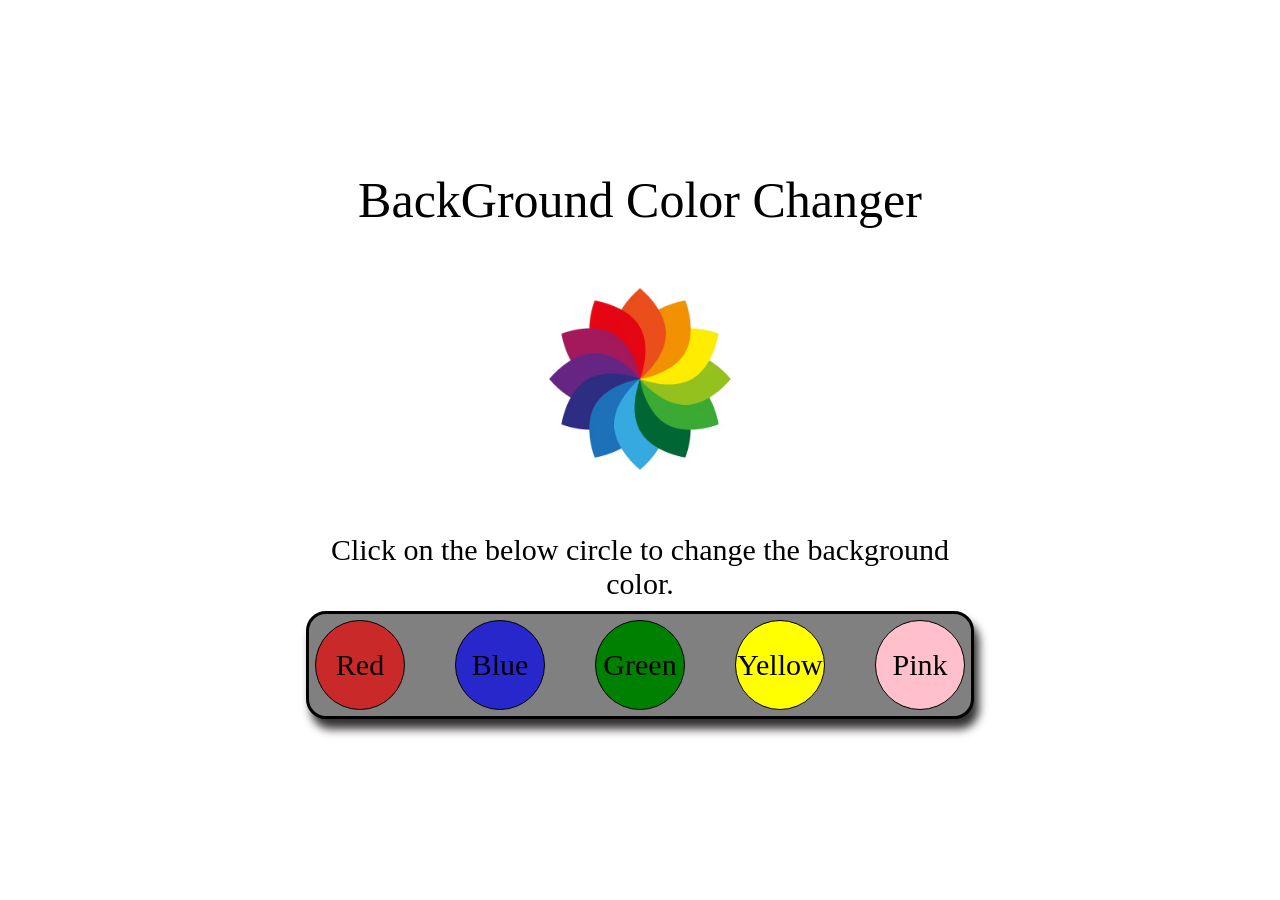
<file: BG-Color Changer/index.html>
<!DOCTYPE html>
<html lang="en">
<head>
    <meta charset="UTF-8">
    <meta name="viewport" content="width=device-width, initial-scale=1.0">
    <title>BG-Color Changer</title>
    <link rel="stylesheet" href="bg-style.css">
</head>
<body>
    <section class="hero">
        <h1>BackGround Color Changer</h1>
        <img src="color-icon.avif" width="300px" alt="color-icon">
        <p>Click on the below circle to change the background color.</p>

        <div class="container">
            <div class="box" id="red">Red</div>
            <div class="box" id="blue">Blue</div>
            <div class="box" id="green">Green</div>
            <div class="box" id="yellow">Yellow</div>
            <div class="box" id="pink">Pink</div>
        </div>
    </section>
    <script src="index.js"></script>
</body>
</html>
</file>
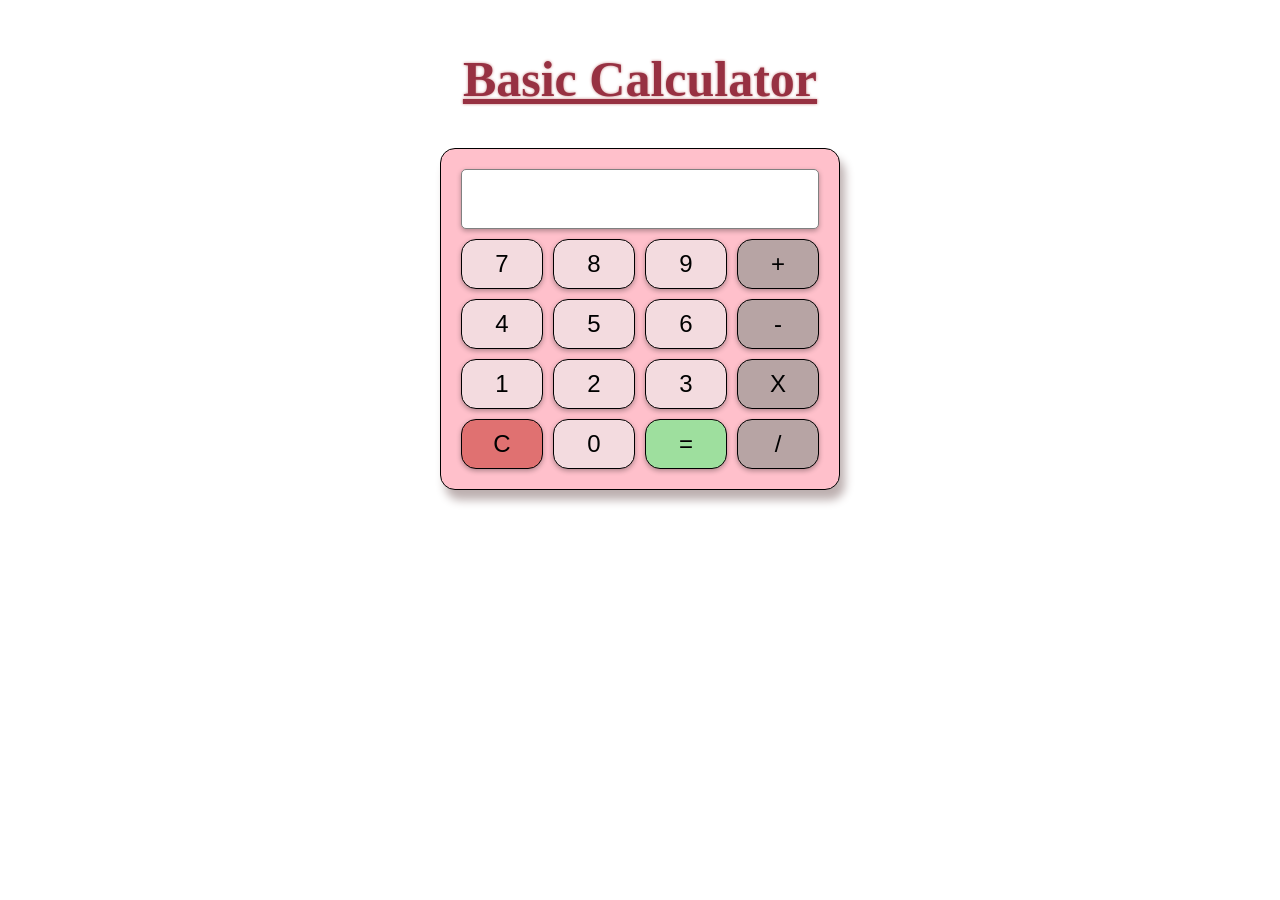
<file: Calculator/index.html>
<!DOCTYPE html>
<html lang="en">
<head>
    <meta charset="UTF-8">
    <meta name="viewport" content="width=device-width, initial-scale=1.0">
    <title>Calculator</title>
    <link rel="stylesheet" href="style.css">
</head>
<body>
    <h1>Basic Calculator</h1>
    <div class="calculator">
        <input type="text" id="result" readonly>
        <div class="buttons">
            <button class="num">7</button>
            <button class="num">8</button>
            <button class="num">9</button>
            <button class="operator">+</button>
            <button class="num">4</button>
            <button class="num">5</button>
            <button class="num">6</button>
            <button class="operator">-</button>
            <button class="num">1</button>
            <button class="num">2</button>
            <button class="num">3</button>
            <button class="operator">X</button>
            <button class="clear">C</button>
            <button class="num">0</button>
            <button class="equals">=</button>
            <button class="operator">/</button>
        </div>
    </div>
    <script src="index.js"></script>
</body>
</html>
</file>
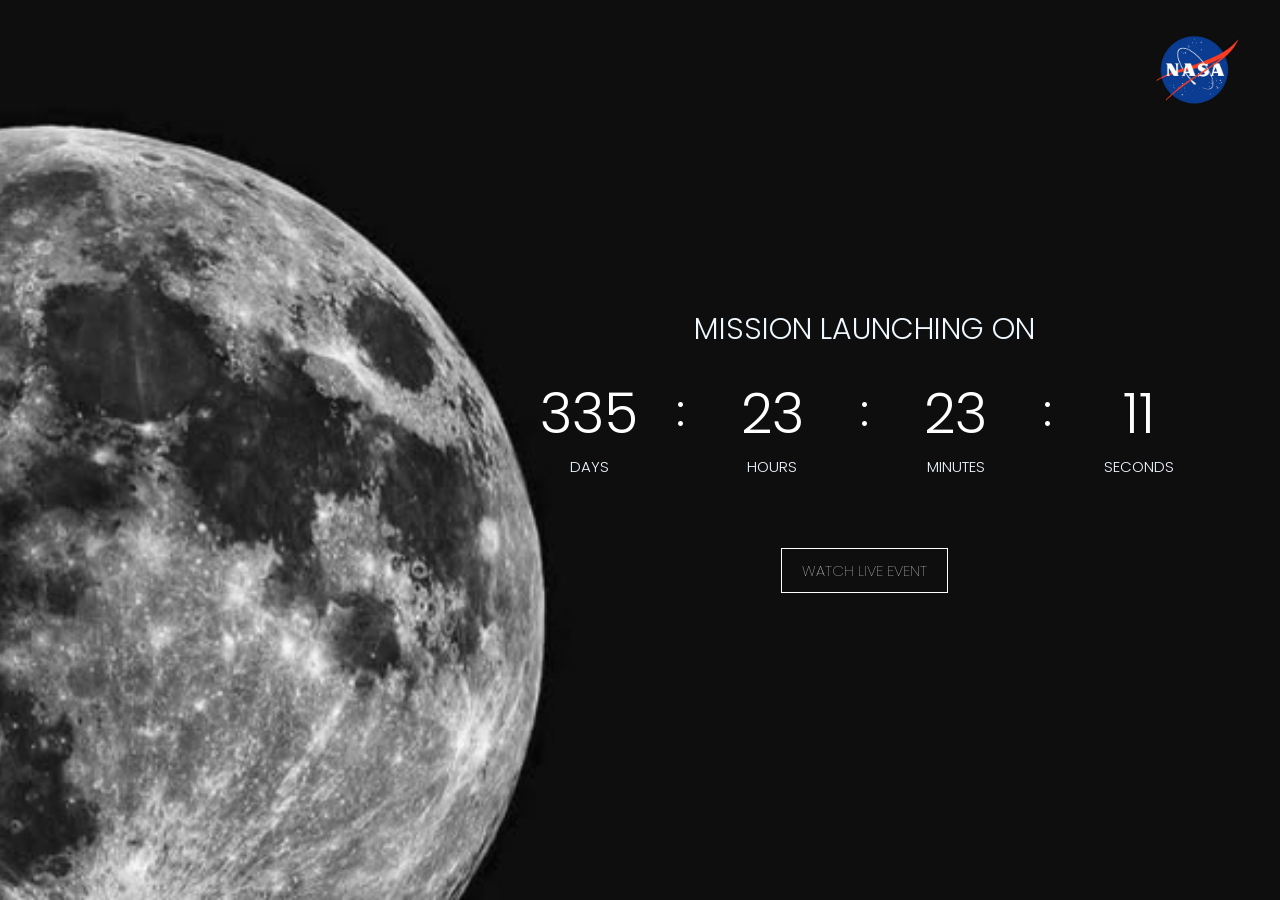
<file: CountDown Timer/index.html>
<!DOCTYPE html>
<html lang="en">
<head>
    <meta charset="UTF-8">
    <meta name="viewport" content="width=device-width, initial-scale=1.0">
    <title>CountDown Timer</title>
    <link rel="stylesheet" href="style.css">
</head>
<body>
    
    <div class="main">
        <div class="logo">
            <img src="Nasa_logo.jpg" alt="NASA_logo">
        </div>
        <h1>
            MISSION LAUNCHING ON
        </h1>

        <div class="col">
            <div class="input">
                <input type="text" value="18" readonly>
                <label for="">Days</label>
            </div>
            <span class="colon">:</span>

            <div class="input">
                <input type="text" value="14" readonly>
                <label for="">Hours</label>
            </div>
            <span class="colon">:</span>

            <div class="input">
                <input type="text" value="10" readonly>
                <label for="">Minutes</label>
            </div>
            <span class="colon">:</span>

            <div class="input">
                <input type="text" value="06" readonly>
                <label for="">Seconds</label>
            </div>
            
        </div>

        <button class="btn">Watch Live Event</button>

    </div>
    <script src="index.js"></script>
</body>
</html>
</file>
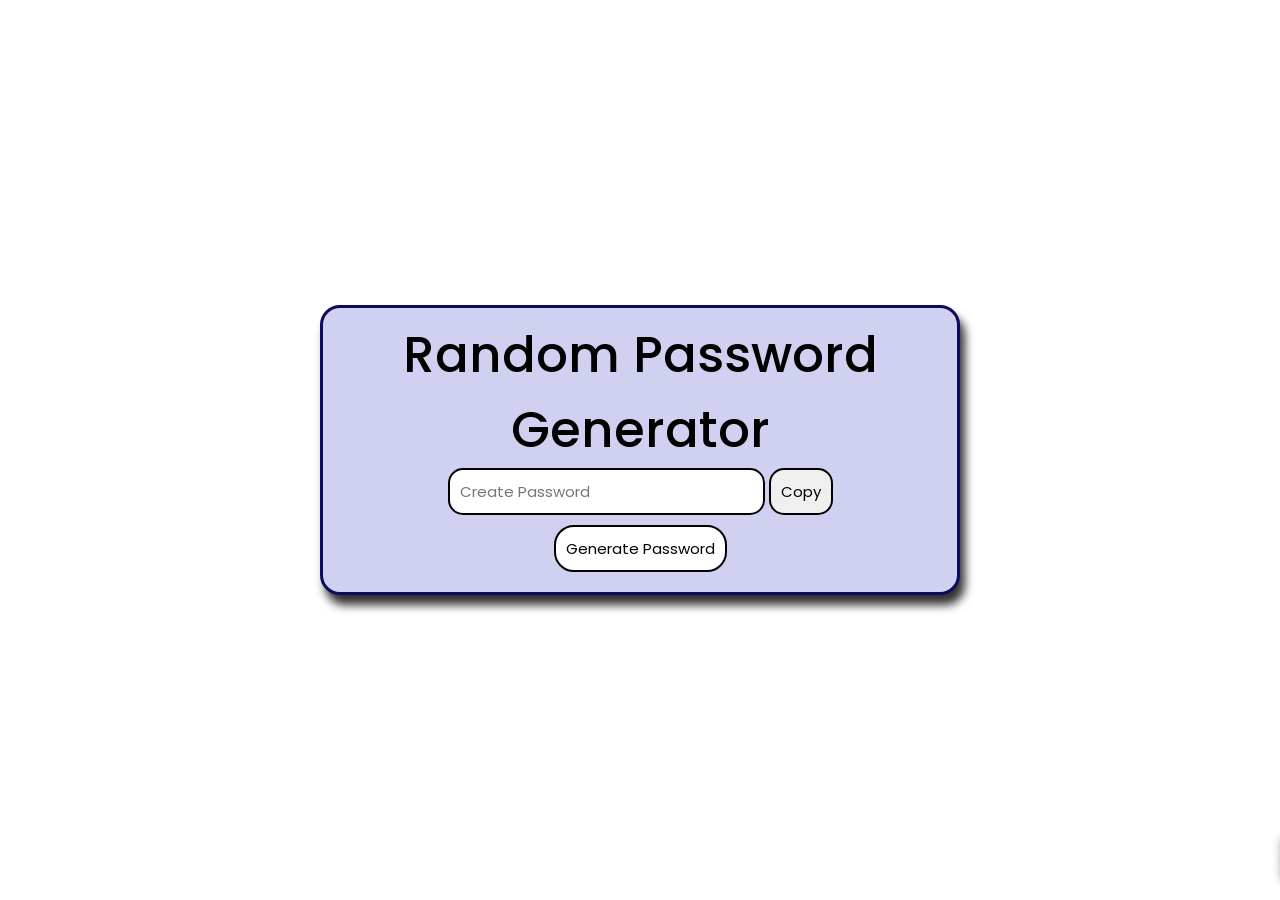
<file: Password Generator/index.html>
<!DOCTYPE html>
<html lang="en">
<head>
    <meta charset="UTF-8">
    <meta name="viewport" content="width=device-width, initial-scale=1.0">
    <title>Password Generator</title>
    <link rel="stylesheet" href="style.css">
</head>
<body>
    <div class="password-container">
        <h1>Random Password Generator</h1>

        <div class="input-container">
            <input type="text" id="input" class="input" placeholder="Create Password" readonly>

            <button class="copy">Copy</button>
        </div>

        <button class="password">Generate Password</button>
    </div>

    <div class="alert-container active">
        Password Copied!
    </div>

    <script src="index.js"></script>
</body>
</html>
</file>
<file: BG-Color Changer/bg-style.css>
*{
    margin: 0;
    padding: 0;
    box-sizing: border-box;
    font-family:'Times New Roman', Times, serif;
}

.hero{
    position: absolute;
    top: 50%;
    left: 50%;
    transform: translate(-50%, -50%);
    text-align: center;
    /* justify-content: center;
    align-items: center; */
}

h1{
    font-size: 50px;
    font-weight: 100;
}

p{
    font-size: 30px;
    font-weight: 100;
}

.container{
    margin: 10px;
    display: flex;
    gap: 50px;
    border: 3px solid black;
    border-radius: 20px;
    padding: 6px;
    background: gray;
    box-shadow: 5px 10px 10px #343131;
}

.box{
    height:90px;
    width: 90px;
    border: 1px solid black;
    border-radius: 50%;
    display: flex;
}

#red{
    background: rgb(202, 41, 41);
    color: black;
    font-size: 30px;
    font-weight: 100;
    justify-content: space-evenly;
    align-items: center;
}

#blue{
    background: rgb(39, 39, 204);
    color: black;
    font-size: 30px;
    font-weight: 100;
    justify-content: space-evenly;
    align-items: center;
}

#green{
    background: green;
    color: black;
    font-size: 30px;
    font-weight: 100;
    justify-content: space-evenly;
    align-items: center;
}

#yellow{
    background: yellow;
    color: black;
    font-size: 30px;
    font-weight: 100;
    justify-content: space-evenly;
    align-items: center;
}

#pink{
    background: pink;
    color: black;
    font-size: 30px;
    font-weight: 100;
    justify-content: space-evenly;
    align-items: center;
}
</file>
<file: Calculator/style.css>
*{
    margin: 0;
    padding: 0;
    box-sizing: border-box;
}

h1{
    text-align: center;
    margin-top: 50px;
    font-size: 50px;
    font-family: 'Times New Roman', Times, serif;
    color: rgb(151, 49, 66);
    text-shadow: 0 0 3px #ca8787;
    text-decoration: underline;
}

.calculator{
    max-width: 400px;
    margin: 0 auto;
    border: 1px solid black;
    border-radius: 15px;
    padding: 20px;
    box-shadow: 5px 10px 10px #bdb0b0;
    background-color: pink;
    margin-top: 40px; 
}

#result{
    padding: 10px;
    font-size: 24px;
    width: 100%;
    height: 60px;
    border: 1px solid grey;
    border-radius: 5px;
    box-shadow: 0 2px 5px rgba(0,0,0,0.3);
}

.buttons{
    display: grid;
    grid-template-columns: repeat(4, 1fr);
    grid-gap:10px;
    margin-top: 10px;
}

button{
    border: 1px solid black;
    border-radius: 15px;
    padding: 10px;
    color: black;
    background-color: rgb(243, 219, 223);
    font-size: 24px;
    box-shadow: 0 2px 5px rgba(0,0,0,0.3);
    cursor: pointer;
}

button:hover{
    background-color: rgb(210, 188, 191);
}

.clear{
    background-color: rgb(224, 113, 113);
}

.clear:hover{
    background-color: rgb(224, 147, 147);
}

.operator{
    background-color: rgb(183, 164, 164);
}

.equals{
    background-color: rgb(158, 223, 158);
}

.equals:hover{
    background-color: rgb(196, 232, 196);
}
</file>
<file: CountDown Timer/style.css>
@import url('https://fonts.googleapis.com/css2?family=Poppins:ital,wght@0,100;0,200;0,300;0,400;0,500;0,600;0,700;0,800;0,900;1,100;1,200;1,300;1,400;1,500;1,600;1,700;1,800;1,900&display=swap');


*{
    margin: 0;
    padding: 0;
    box-sizing: border-box;
    font-family: 'poppins',sans-serif;
}

.logo{
    position: absolute;
    top: 25px;
    right: 40px;
}

.logo img {
    width: 90px;
    display: block;
    height: auto;
}

.main{
    width: 100%;
    height: 100vh;
    background: url(moon_bg.jpg) center center;
    background-size: cover;
    display: flex;
    flex-direction: column;
    justify-content: center;
    align-items: center;
    padding-left:40%;
    padding-right: 5%;
}

.main h1{
    /* margin-top: 50px;
    margin-left: 50px; */
    color: aliceblue;
    text-align: center;
    font-size: 30px;
    font-weight: 300;
    width: 100%;
    margin-bottom: 20px;
}

.col{
    gap: 10px;
    display: flex;
    width: 100%;
    text-align: center;
    justify-content: center;
    align-items: center;
}

.col .input{
    flex:1;
    display: flex;
    flex-direction: column;
    align-items: center;
    text-align: center;
}

.input input{
    width: 100%;
    background: transparent;
    border: none;
    outline: none;
    color: white;
    border-radius: 5px;
    text-align: center;
    font-size: 55px;
    font-weight: 300;
}

.input label {
    color: aliceblue;
    font-size: 15px;
    font-weight: 300;
    text-transform: uppercase;
}
.colon {
    color: white;
    font-size: 45px;
    font-weight: 300;
    margin-top: -20px;
    align-self: flex-start;
    margin-top: 5px;
}

.btn{
    background: transparent;
    color: white;
    margin-top: 70px;
    font-size: 15px;
    font-weight: 100;
    border: 1px solid white;
    padding: 10px 20px;
    text-transform: uppercase;
}

.btn:hover{
    background-color: grey;

}
</file>
<file: Password Generator/style.css>
@import url('https://fonts.googleapis.com/css2?family=Poppins:ital,wght@0,100;0,200;0,300;0,400;0,500;0,600;0,700;0,800;0,900;1,100;1,200;1,300;1,400;1,500;1,600;1,700;1,800;1,900&display=swap');


*{
    margin: 0;
    padding: 0;
    box-sizing: border-box;
    font-family: 'poppins',sans-serif;
}

.password-container{
    position: absolute;
    top: 50%;
    left: 50%;
    transform: translate(-50%, -50%);
    text-align: center;
    border: 3px solid rgb(12, 12, 95);
    border-radius: 20px;
    padding: 10px;
    background: rgb(208, 208, 240);
    box-shadow: 5px 10px 10px #343131;
}

.password-container h1{
    font-size: 50px;
    font-weight: 500;
}

.input{
    border-radius: 15px;
    padding: 10px;
    border: 2px solid black;
    font-size: 15px;
}

.copy{
    border-radius: 15px;
    padding: 10px;
    font-size: 15px;
    border: 2px solid black;
}

.password{
    margin: 10px;
    background: white;
    border-radius: 20px;
    padding: 10px;
    font-size: 15px;
    border: 2px solid black;
    font-weight: 400;
}

.copy:hover{
    cursor: pointer;
    transform: scale(0.95);
    background-color: grey;
}

.password:hover{
    cursor: pointer;
    background-color: rgb(138, 138, 230);
    transform: scale(0.95);
}

.alert-container{
    position: fixed;
    width: 300px;
    height: 50px;
    background-color: rgb(139, 227, 139);
    right: 20px;
    bottom: 20px;
    border-radius: 10px;
    box-shadow: 0 4px 8px rgba(0,0,0,0.3);
    display: flex;
    justify-content: center;
    align-items: center;
    font-size: 20px;
    font-weight: 200;
}

.active.alert-container{
    right: -300px;
}
</file>
